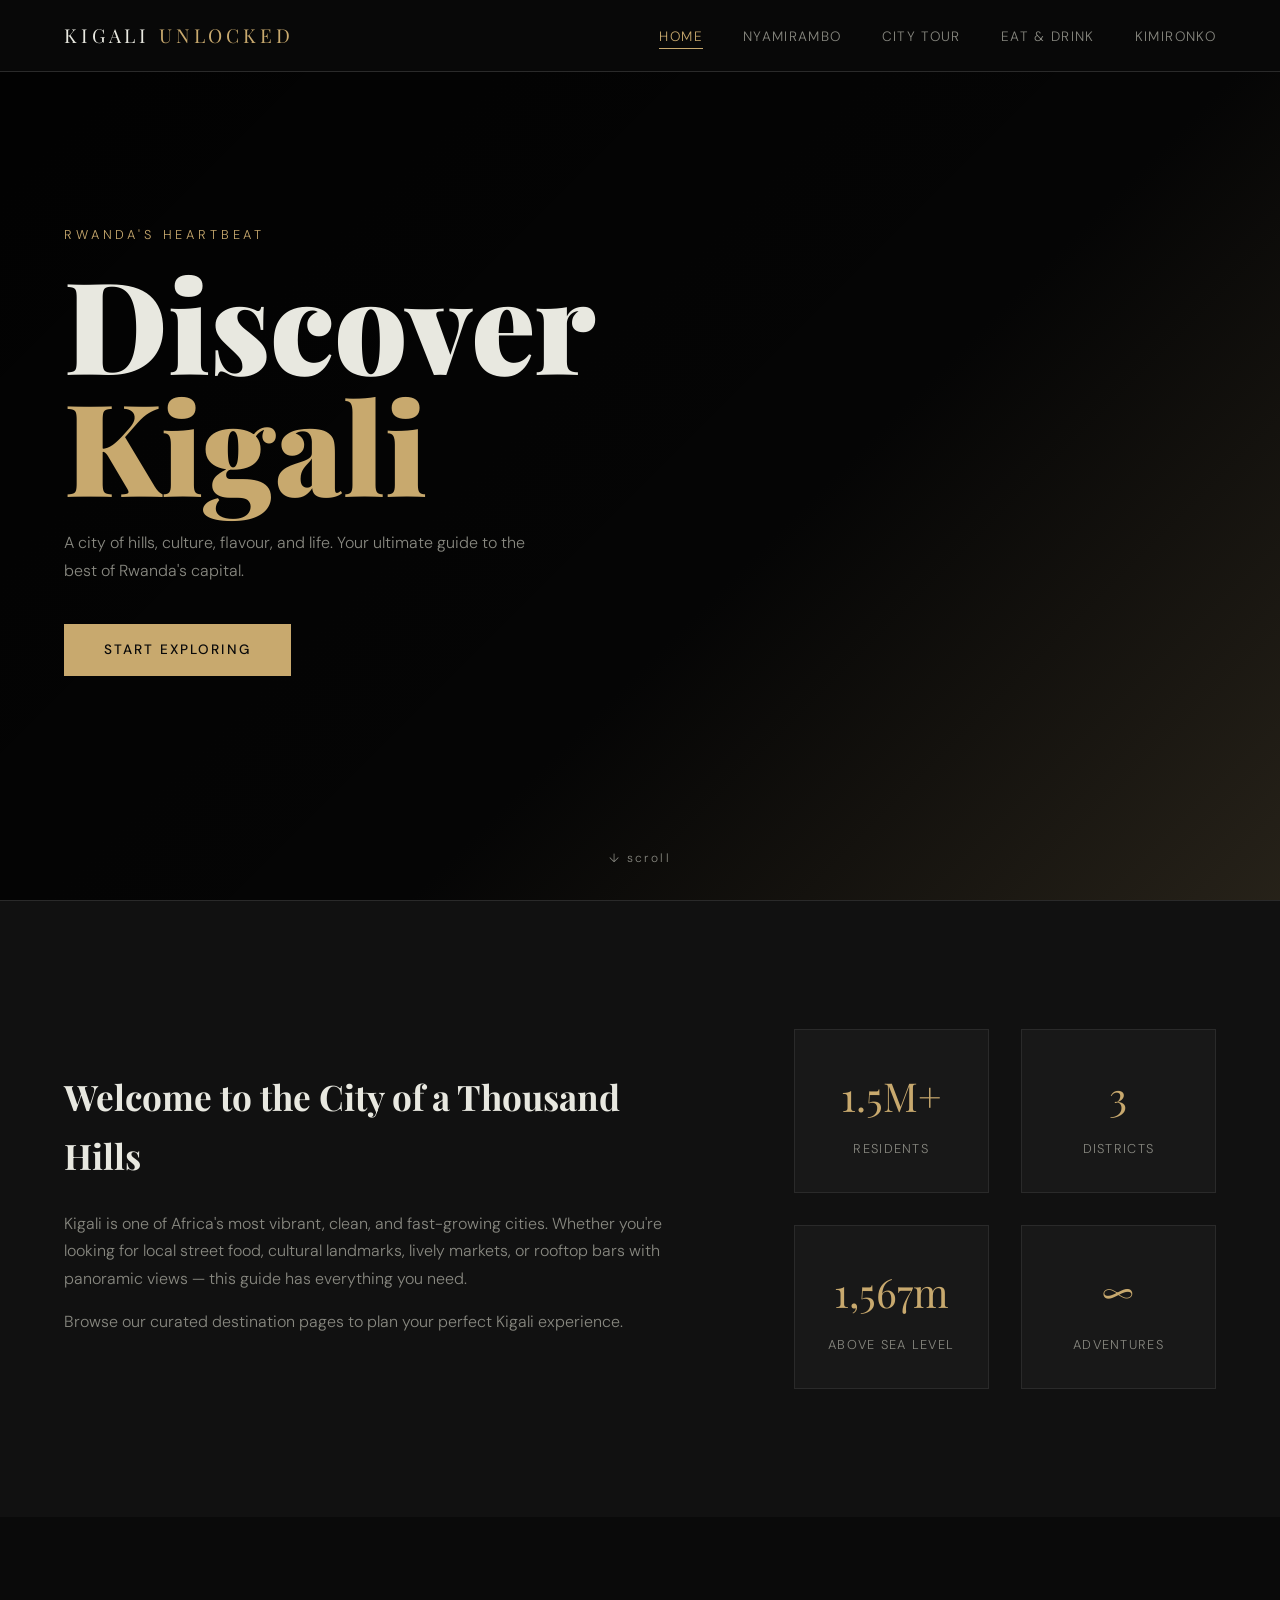
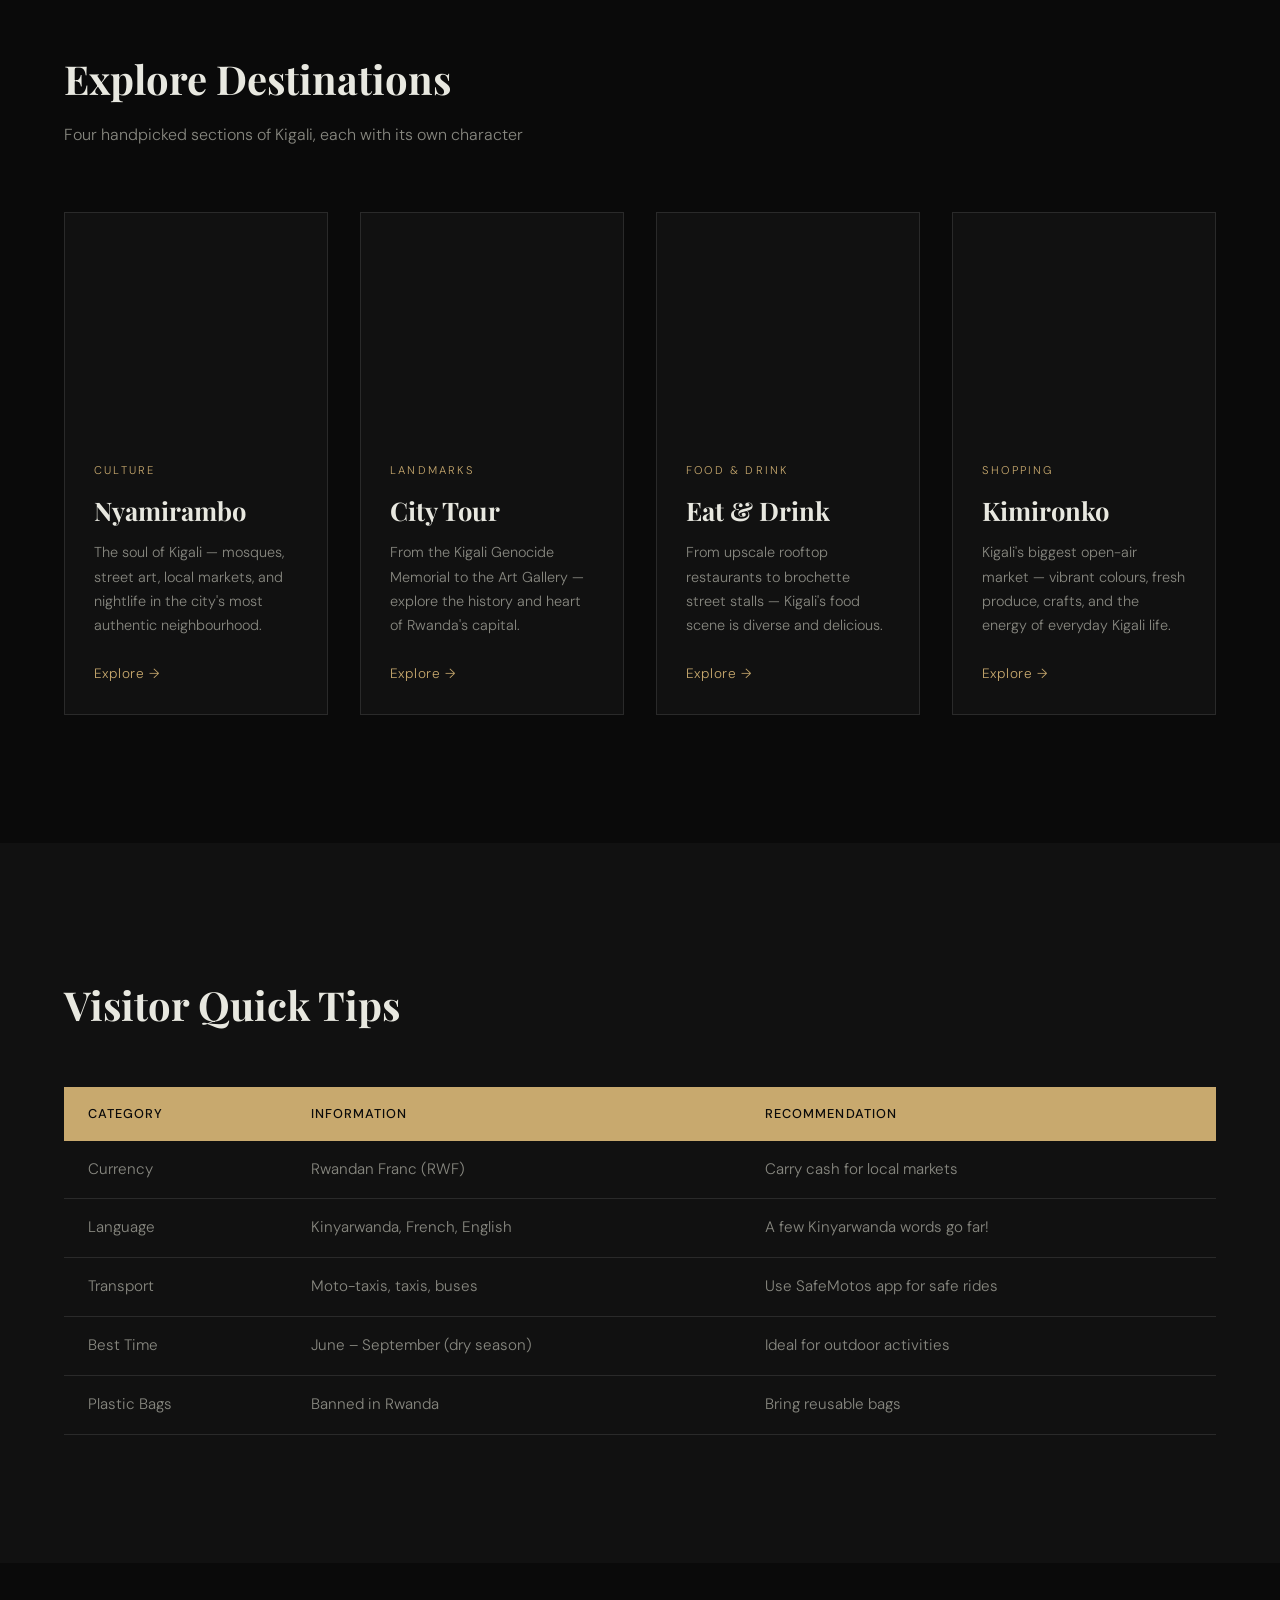
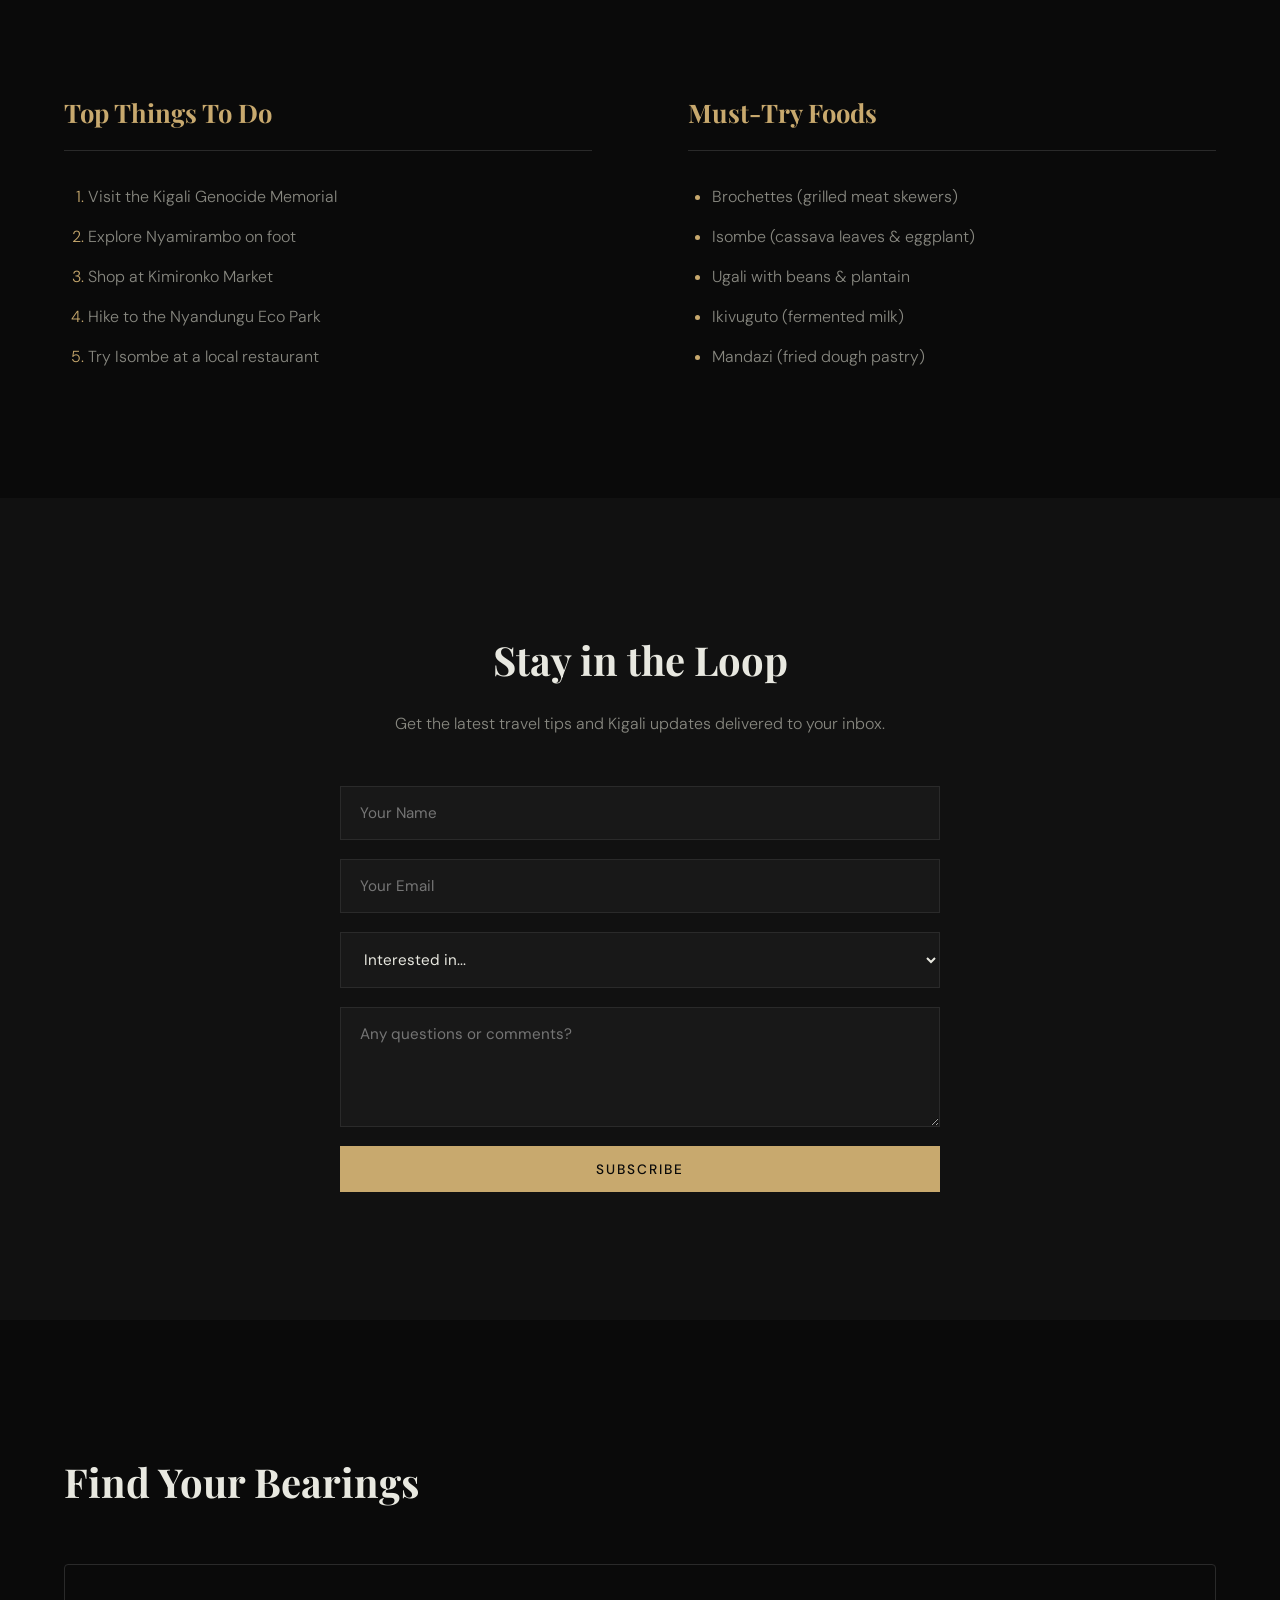
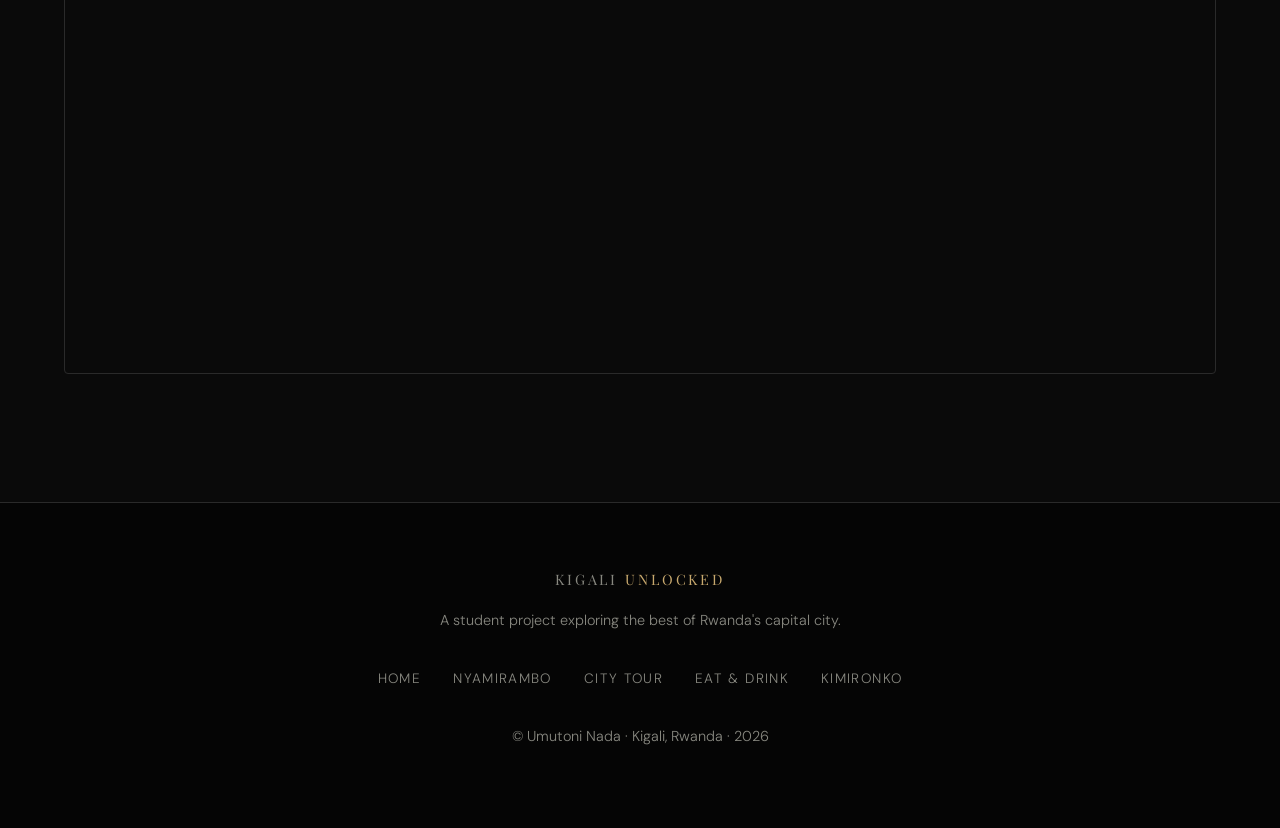
<file: index.html>
<!DOCTYPE html>
<html lang="en">
<head>
  <meta charset="UTF-8" />
  <meta name="viewport" content="width=device-width, initial-scale=1.0"/>
  <title>Kigali Unlocked – Discover Rwanda's Capital</title>
  <link rel="stylesheet" href="css/home.css" />
  <!-- Google Fonts: Playfair Display for headings, DM Sans for body text -->
  <link href="https://fonts.googleapis.com/css2?family=Playfair+Display:wght@400;700;900&family=DM+Sans:wght@300;400;500&display=swap" rel="stylesheet"/>
</head>
<body>

  <!-- =====================
       NAVBAR (top menu bar)
  ===================== -->
  <nav class="navbar">
    <div class="nav-logo">KIGALI <span>UNLOCKED</span></div>

    <!-- Hamburger button on mobile -->
    <button class="nav-toggle" aria-label="Open menu">☰</button>

    <ul class="nav-links">
      <!-- Close button inside the mobile menu -->
      <li class="nav-close-wrap">
        <button class="nav-close" aria-label="Close menu">✕</button>
      </li>
      <li><a href="index.html" class="active">Home</a></li>
      <li><a href="nyamirambo.html">Nyamirambo</a></li>
      <li><a href="kigali-city-tour.html">City Tour</a></li>
      <li><a href="restaurants.html">Eat & Drink</a></li>
      <li><a href="kimironko.html">Kimironko</a></li>
    </ul>
  </nav>

  <!-- =====================
       HERO (big banner section)
  ===================== -->
  <header class="hero">
    <div class="hero-overlay"></div>

    <div class="hero-content">
      <p class="hero-tag">Rwanda's Heartbeat</p>
      <h1 class="hero-title">Discover<br/><span>Kigali</span></h1>
      <p class="hero-subtitle">A city of hills, culture, flavour, and life. Your ultimate guide to the best of Rwanda's capital.</p>
      <a href="nyamirambo.html" class="btn-primary">Start Exploring</a>
    </div>

    <!--scroll hint at the bottom of the hero -->
    <div class="hero-scroll">↓ scroll</div>
  </header>

  <!--  INTRO (welcome text + stats) -->
  <section class="intro">
    <div class="intro-text">
      <h2>Welcome to the City of a Thousand Hills</h2>
      <p>Kigali is one of Africa's most vibrant, clean, and fast-growing cities. Whether you're looking for local street food, cultural landmarks, lively markets, or rooftop bars with panoramic views — this guide has everything you need.</p>
      <p>Browse our curated destination pages to plan your perfect Kigali experience.</p>
    </div>

    <!-- 4 number stats in a 2x2 grid -->
    <div class="intro-stats">
      <div class="stat"><span>1.5M+</span><p>Residents</p></div>
      <div class="stat"><span>3</span><p>Districts</p></div>
      <div class="stat"><span>1,567m</span><p>Above Sea Level</p></div>
      <div class="stat"><span>∞</span><p>Adventures</p></div>
    </div>
  </section>

  <!-- =====================
       DESTINATION CARDS
  ===================== -->
  <section class="destinations">
    <h2 class="section-title">Explore Destinations</h2>
    <p class="section-sub">Four handpicked sections of Kigali, each with its own character</p>
    <div class="cards-grid">

      <a href="nyamirambo.html" class="card">
        <div class="card-img" style="background-image:url('https://c7.alamy.com/comp/A7HN2P/muslim-quarter-in-the-nyamirambo-district-kigali-rwanda-A7HN2P.jpg')"></div>
        <div class="card-body">
          <span class="card-tag">Culture</span>
          <h3>Nyamirambo</h3>
          <p>The soul of Kigali — mosques, street art, local markets, and nightlife in the city's most authentic neighbourhood.</p>
          <span class="card-link">Explore →</span>
        </div>
      </a>

      <a href="kigali-city-tour.html" class="card">
        <div class="card-img" style="background-image:url('https://media-cdn.tripadvisor.com/media/attractions-splice-spp-720x480/07/0b/f3/26.jpg')"></div>
        <div class="card-body">
          <span class="card-tag">Landmarks</span>
          <h3>City Tour</h3>
          <p>From the Kigali Genocide Memorial to the Art Gallery — explore the history and heart of Rwanda's capital.</p>
          <span class="card-link">Explore →</span>
        </div>
      </a>

      <a href="restaurants.html" class="card">
        <div class="card-img" style="background-image:url('https://dynamic-media-cdn.tripadvisor.com/media/photo-o/30/6c/5e/01/experience-boho-restaurant.jpg?w=1000&h=-1&s=1')"></div>
        <div class="card-body">
          <span class="card-tag">Food & Drink</span>
          <h3>Eat & Drink</h3>
          <p>From upscale rooftop restaurants to brochette street stalls — Kigali's food scene is diverse and delicious.</p>
          <span class="card-link">Explore →</span>
        </div>
      </a>

      <a href="kimironko.html" class="card">
        <div class="card-img" style="background-image:url('https://igihe.com/local/cache-vignettes/L1000xH667/c07a0167-2-8add9.jpg?1714022931')"></div>
        <div class="card-body">
          <span class="card-tag">Shopping</span>
          <h3>Kimironko</h3>
          <p>Kigali's biggest open-air market — vibrant colours, fresh produce, crafts, and the energy of everyday Kigali life.</p>
          <span class="card-link">Explore →</span>
        </div>
      </a>

    </div>
  </section>

  <!-- =====================
       QUICK TIPS TABLE
  ===================== -->
  <section class="tips-section">
    <h2 class="section-title">Visitor Quick Tips</h2>

    <!-- Wrapper div makes the table scroll sideways on small screens -->
    <div class="table-wrapper">
      <table class="tips-table">
        <thead>
          <tr>
            <th>Category</th>
            <th>Information</th>
            <th>Recommendation</th>
          </tr>
        </thead>
        <tbody>
          <tr><td>Currency</td><td>Rwandan Franc (RWF)</td><td>Carry cash for local markets</td></tr>
          <tr><td>Language</td><td>Kinyarwanda, French, English</td><td>A few Kinyarwanda words go far!</td></tr>
          <tr><td>Transport</td><td>Moto-taxis, taxis, buses</td><td>Use SafeMotos app for safe rides</td></tr>
          <tr><td>Best Time</td><td>June – September (dry season)</td><td>Ideal for outdoor activities</td></tr>
          <tr><td>Plastic Bags</td><td>Banned in Rwanda</td><td>Bring reusable bags</td></tr>
        </tbody>
      </table>
    </div>
  </section>

  <!-- =====================
       HIGHLIGHTS (two lists)
  ===================== -->
  <section class="highlights">
    <div class="highlights-inner">
      <div class="highlights-col">
        <h3>Top Things To Do</h3>
        <ol>
          <li>Visit the Kigali Genocide Memorial</li>
          <li>Explore Nyamirambo on foot</li>
          <li>Shop at Kimironko Market</li>
          <li>Hike to the Nyandungu Eco Park</li>
          <li>Try Isombe at a local restaurant</li>
        </ol>
      </div>
      <div class="highlights-col">
        <h3>Must-Try Foods</h3>
        <ul>
          <li>Brochettes (grilled meat skewers)</li>
          <li>Isombe (cassava leaves & eggplant)</li>
          <li>Ugali with beans & plantain</li>
          <li>Ikivuguto (fermented milk)</li>
          <li>Mandazi (fried dough pastry)</li>
        </ul>
      </div>
    </div>
  </section>

  <!-- =====================
       NEWSLETTER FORM
  ===================== -->
  <section class="contact-section">
    <h2>Stay in the Loop</h2>
    <p>Get the latest travel tips and Kigali updates delivered to your inbox.</p>
    <div class="form-wrap">
      <input type="text" placeholder="Your Name" />
      <input type="email" placeholder="Your Email" />
      <select>
        <option>Interested in...</option>
        <option>Food & Restaurants</option>
        <option>Culture & History</option>
        <option>Shopping & Markets</option>
        <option>Nightlife & Events</option>
      </select>
      <textarea placeholder="Any questions or comments?"></textarea>
      <button type="button" class="btn-primary">Subscribe</button>
    </div>
  </section>

  <!-- =====================
       MAP EMBED
  ===================== -->
  <section class="map-section">
    <h2 class="section-title">Find Your Bearings</h2>
    <div class="map-container">
      <iframe
        src="https://www.google.com/maps/embed?pb=!1m18!1m12!1m3!1d255203.55383057077!2d29.96243136624063!3d-1.9297626221657935!2m3!1f0!2f0!3f0!3m2!1i1024!2i768!4f13.1!3m3!1m2!1s0x19dca4258ed8e797%3A0xf32b36a5411d0bc8!2sKigali!5e0!3m2!1sen!2srw!4v1777276050769!5m2!1sen!2srw"
        width="100%" height="400" style="border:none; border-radius:12px;"
        title="Map of Kigali, Rwanda"
        loading="lazy">
      </iframe>
    </div>
  </section>

  <!-- =====================
       FOOTER
  ===================== -->
  <footer class="footer">
    <div class="footer-inner">
      <p class="footer-logo">KIGALI <span>UNLOCKED</span></p>
      <p>A student project exploring the best of Rwanda's capital city.</p>
      <ul class="footer-links">
        <li><a href="index.html">Home</a></li>
        <li><a href="nyamirambo.html">Nyamirambo</a></li>
        <li><a href="kigali-city-tour.html">City Tour</a></li>
        <li><a href="restaurants.html">Eat & Drink</a></li>
        <li><a href="kimironko.html">Kimironko</a></li>
      </ul>
      <p class="footer-note">© Umutoni Nada · Kigali, Rwanda · 2026</p>
    </div>
  </footer>

  <!-- =====================
       JAVASCRIPT (hamburger menu)
  ===================== -->
  <script>
    // Select the buttons and the nav menu
    const toggleBtn = document.querySelector('.nav-toggle');
    const closeBtn  = document.querySelector('.nav-close');
    const navLinks  = document.querySelector('.nav-links');

    toggleBtn.addEventListener('click', function() {
      navLinks.classList.add('open');
    });
    closeBtn.addEventListener('click', function() {
      navLinks.classList.remove('open');
    });

    // Close the menu when any link inside it is clicked
    navLinks.querySelectorAll('a').forEach(function(link) {
      link.addEventListener('click', function() {
        navLinks.classList.remove('open');
      });
    });
  </script>
</body>
</html>
</file>
<file: css/home.css>
/* === HOME.CSS – Kigali Unlocked === */

/* 1. VARIABLES */
:root {
  --bg: #0a0a0a;
  --bg2: #111111;
  --bg3: #181818;
  --accent: #c8a96e;
  --accent2: #e8c98e;
  --text: #e8e8e0;
  --text-muted: #888880;
  --border: #2a2a2a;
  --font-display: 'Playfair Display', serif;
  --font-body: 'DM Sans', sans-serif;
}
/* 2. BASE */
*, *::before, *::after { box-sizing: border-box; margin: 0; padding: 0; }
html { scroll-behavior: smooth; }
body {
  background: var(--bg);
  color: var(--text);
  font-family: var(--font-body);
  font-weight: 300;
  line-height: 1.7;
  overflow-x: hidden;
}

/* 3. NAVBAR */
.navbar {
  position: fixed;
  top: 0; left: 0;
  width: 100%;
  z-index: 999;
  display: flex;
  align-items: center;
  justify-content: space-between;
  padding: 1.2rem 4rem;
  background: rgba(10, 10, 10, 0.85);
  backdrop-filter: blur(12px);
  border-bottom: 1px solid var(--border);
}
.nav-logo {
  font-family: var(--font-display);
  font-size: 1.2rem;
  letter-spacing: 0.2em;
  color: var(--text);
  text-transform: uppercase;
}
.nav-logo span { color: var(--accent); }
/* hamburger – hidden on desktop */
.nav-toggle { display: none; background: none; border: none; color: var(--text); font-size: 1.6rem; cursor: pointer; }
.nav-close-wrap { display: none; }
.nav-close { background: none; border: none; color: var(--text-muted); font-size: 1.4rem; cursor: pointer; align-self: flex-end; }

.nav-links { display: flex; gap: 2.5rem; list-style: none; }
.nav-links a {
  color: var(--text-muted);
  text-decoration: none;
  font-size: 0.85rem;
  letter-spacing: 0.1em;
  text-transform: uppercase;
  transition: color 0.3s;
  position: relative;
  padding-bottom: 4px;
}
/* animated underline on hover */
.nav-links a::after {
  content: '';
  position: absolute;
  bottom: 0; left: 0;
  width: 0; height: 1px;
  background: var(--accent);
  transition: width 0.3s;
}
.nav-links a:hover,
.nav-links a.active { color: var(--accent); }
.nav-links a:hover::after,
.nav-links a.active::after { width: 100%; }

/* 4. HERO */
.hero {
  position: relative;
  height: 100vh;
  background: url('https://thumbs.dreamstime.com/b/kigali-rwanda-september-car-passes-city-centr-centre-roudabout-pension-plaza-surrounding-buildings-background-127528185.jpg') center/cover no-repeat;
  display: flex;
  align-items: center;
  overflow: hidden;
}
.hero-overlay {
  position: absolute;
  inset: 0;
  background: linear-gradient(135deg, rgba(0,0,0,0.85) 0%, rgba(0,0,0,0.5) 60%, rgba(200,169,110,0.15) 100%);
}
.hero-content {
  position: relative;
  z-index: 2;
  padding: 0 4rem;
  max-width: 700px;
  animation: fadeUp 1s ease both;
}
.hero-tag { font-size: 0.8rem; letter-spacing: 0.3em; text-transform: uppercase; color: var(--accent); margin-bottom: 1rem; }
.hero-title {
  font-family: var(--font-display);
  font-size: clamp(3rem, 10vw, 8rem);
  font-weight: 900;
  line-height: 0.95;
  color: var(--text);
  margin-bottom: 1.5rem;
}
.hero-title span { color: var(--accent); }
.hero-subtitle { font-size: 1rem; color: var(--text-muted); max-width: 480px; margin-bottom: 2.5rem; }
.hero-scroll {
  position: absolute;
  bottom: 2rem;
  left: 50%;
  transform: translateX(-50%);
  font-size: 0.75rem;
  letter-spacing: 0.2em;
  color: var(--text-muted);
  animation: bounce 2s infinite;
}
/* 5. BUTTON */
.btn-primary {
  display: inline-block;
  background: var(--accent);
  color: #0a0a0a;
  padding: 0.9rem 2.5rem;
  font-family: var(--font-body);
  font-weight: 500;
  font-size: 0.85rem;
  letter-spacing: 0.15em;
  text-transform: uppercase;
  text-decoration: none;
  border: none;
  cursor: pointer;
  transition: background 0.3s, transform 0.2s;
}
.btn-primary:hover { background: var(--accent2); transform: translateY(-2px); }

/* 6. INTRO */
.intro {
  display: flex;
  gap: 6rem;
  align-items: center;
  padding: 8rem 4rem;
  background: var(--bg2);
  border-top: 1px solid var(--border);
}
.intro-text { flex: 1.5; }
.intro-text h2 { font-family: var(--font-display); font-size: 2.2rem; margin-bottom: 1.5rem; color: var(--text); }
.intro-text p { color: var(--text-muted); margin-bottom: 1rem; font-size: 1rem; }
.intro-stats { flex: 1; display: grid; grid-template-columns: 1fr 1fr; gap: 2rem; }
.stat { text-align: center; padding: 2rem 1rem; border: 1px solid var(--border); background: var(--bg3); }
.stat span { display: block; font-family: var(--font-display); font-size: 2.5rem; color: var(--accent); margin-bottom: 0.5rem; }
.stat p { font-size: 0.8rem; letter-spacing: 0.1em; text-transform: uppercase; color: var(--text-muted); }

/* 7. DESTINATION CARDS */
.destinations { padding: 8rem 4rem; background: var(--bg); }
.section-title { font-family: var(--font-display); font-size: 2.5rem; color: var(--text); margin-bottom: 0.5rem; }
.section-sub { color: var(--text-muted); margin-bottom: 4rem; font-size: 1rem; }
.cards-grid { display: grid; grid-template-columns: repeat(auto-fit, minmax(260px, 1fr)); gap: 2rem; }
.card {
  text-decoration: none;
  background: var(--bg2);
  border: 1px solid var(--border);
  overflow: hidden;
  display: flex;
  flex-direction: column;
  transition: transform 0.3s, border-color 0.3s;
}
.card:hover { transform: translateY(-8px); border-color: var(--accent); }
.card-img { height: 220px; background-size: cover; background-position: center; transition: transform 0.5s; }
.card:hover .card-img { transform: scale(1.04); }
.card-body { padding: 1.8rem; flex: 1; display: flex; flex-direction: column; gap: 0.5rem; }
.card-tag { font-size: 0.7rem; letter-spacing: 0.2em; text-transform: uppercase; color: var(--accent); }
.card-body h3 { font-family: var(--font-display); font-size: 1.6rem; color: var(--text); }
.card-body p { color: var(--text-muted); font-size: 0.9rem; flex: 1; }
.card-link { margin-top: 1rem; font-size: 0.85rem; color: var(--accent); letter-spacing: 0.05em; }

/* 8. TIPS TABLE */
.tips-section { padding: 8rem 4rem; background: var(--bg2); }
.table-wrapper { overflow-x: auto; margin-top: 3rem; -webkit-overflow-scrolling: touch; }
.tips-table { width: 100%; min-width: 500px; border-collapse: collapse; font-size: 0.95rem; }
.tips-table th {
  background: var(--accent);
  color: #0a0a0a;
  padding: 1rem 1.5rem;
  text-align: left;
  font-weight: 500;
  letter-spacing: 0.08em;
  text-transform: uppercase;
  font-size: 0.8rem;
}
.tips-table td { padding: 1rem 1.5rem; border-bottom: 1px solid var(--border); color: var(--text-muted); }
.tips-table tr:hover td { background: var(--bg3); color: var(--text); }

/* 9. HIGHLIGHTS */
.highlights { padding: 8rem 4rem; background: var(--bg); }
.highlights-inner { display: flex; gap: 6rem; }
.highlights-col { flex: 1; }
.highlights-col h3 {
  font-family: var(--font-display);
  font-size: 1.6rem;
  color: var(--accent);
  margin-bottom: 2rem;
  padding-bottom: 1rem;
  border-bottom: 1px solid var(--border);
}
.highlights-col ol,
.highlights-col ul { padding-left: 1.5rem; display: flex; flex-direction: column; gap: 0.8rem; color: var(--text-muted); font-size: 1rem; }
.highlights-col li::marker { color: var(--accent); }

/* 10. CONTACT FORM */
.contact-section { padding: 8rem 4rem; background: var(--bg2); text-align: center; }
.contact-section h2 { font-family: var(--font-display); font-size: 2.5rem; margin-bottom: 1rem; }
.contact-section p { color: var(--text-muted); margin-bottom: 3rem; }
.form-wrap { max-width: 600px; margin: 0 auto; display: flex; flex-direction: column; gap: 1.2rem; }
.form-wrap input,
.form-wrap select,
.form-wrap textarea {
  background: var(--bg3);
  border: 1px solid var(--border);
  color: var(--text);
  padding: 1rem 1.2rem;
  font-family: var(--font-body);
  font-size: 0.95rem;
  outline: none;
  transition: border-color 0.3s;
  width: 100%;
}
.form-wrap input:focus,
.form-wrap select:focus,
.form-wrap textarea:focus { border-color: var(--accent); }
.form-wrap textarea { resize: vertical; min-height: 120px; }
.form-wrap select option { background: var(--bg3); }

/* 11. MAP */
.map-section { padding: 8rem 4rem; background: var(--bg); }
.map-container { margin-top: 3rem; border: 1px solid var(--border); overflow: hidden; border-radius: 4px; }

/* 12. FOOTER */
.footer { background: #050505; border-top: 1px solid var(--border); padding: 4rem; text-align: center; }
.footer-logo { font-family: var(--font-display); font-size: 1.4rem; letter-spacing: 0.2em; margin-bottom: 1rem; }
.footer-logo span { color: var(--accent); }
.footer p { color: var(--text-muted); font-size: 0.9rem; margin-bottom: 1rem; }
.footer-links { display: flex; gap: 2rem; list-style: none; justify-content: center; flex-wrap: wrap; margin: 2rem 0; }
.footer-links a { color: var(--text-muted); text-decoration: none; font-size: 0.85rem; letter-spacing: 0.1em; text-transform: uppercase; transition: color 0.3s; }
.footer-links a:hover { color: var(--accent); }
.footer-note { color: #444; font-size: 0.8rem; }

/* 13. ANIMATIONS */
@keyframes fadeUp {
  from { opacity: 0; transform: translateY(40px); }
  to   { opacity: 1; transform: translateY(0); }
}
@keyframes bounce {
  0%, 100% { transform: translateX(-50%) translateY(0); }
  50%       { transform: translateX(-50%) translateY(8px); }
}

/* 14. MOBILE */
@media (max-width: 768px) {
  .navbar { padding: 1rem 1.5rem; }
  .nav-toggle { display: block; }
  .nav-close-wrap { display: flex; justify-content: flex-end; padding: 1rem 1.5rem; }
  .nav-links {
    position: fixed;
    top: 0; right: -100%;
    width: 75%; max-width: 300px;
    height: 100vh;
    background: var(--bg2);
    border-left: 1px solid var(--border);
    flex-direction: column;
    gap: 0;
    padding-top: 0;
    transition: right 0.35s ease;
    z-index: 1000;
  }
  .nav-links.open { right: 0; }
  .nav-links li a { display: block; padding: 1rem 1.5rem; border-bottom: 1px solid var(--border); font-size: 0.95rem; }
  .hero-content { padding: 0 1.5rem; }
  .hero-subtitle { font-size: 0.95rem; }
  .intro, .destinations, .tips-section,
  .highlights, .contact-section, .map-section { padding: 4rem 1.5rem; }
  .intro { flex-direction: column; gap: 3rem; }
  .highlights-inner { flex-direction: column; gap: 3rem; }
  .section-title { font-size: 1.8rem; }
  .footer { padding: 3rem 1.5rem; }
  .footer-links { gap: 1rem; }
}
</file>
